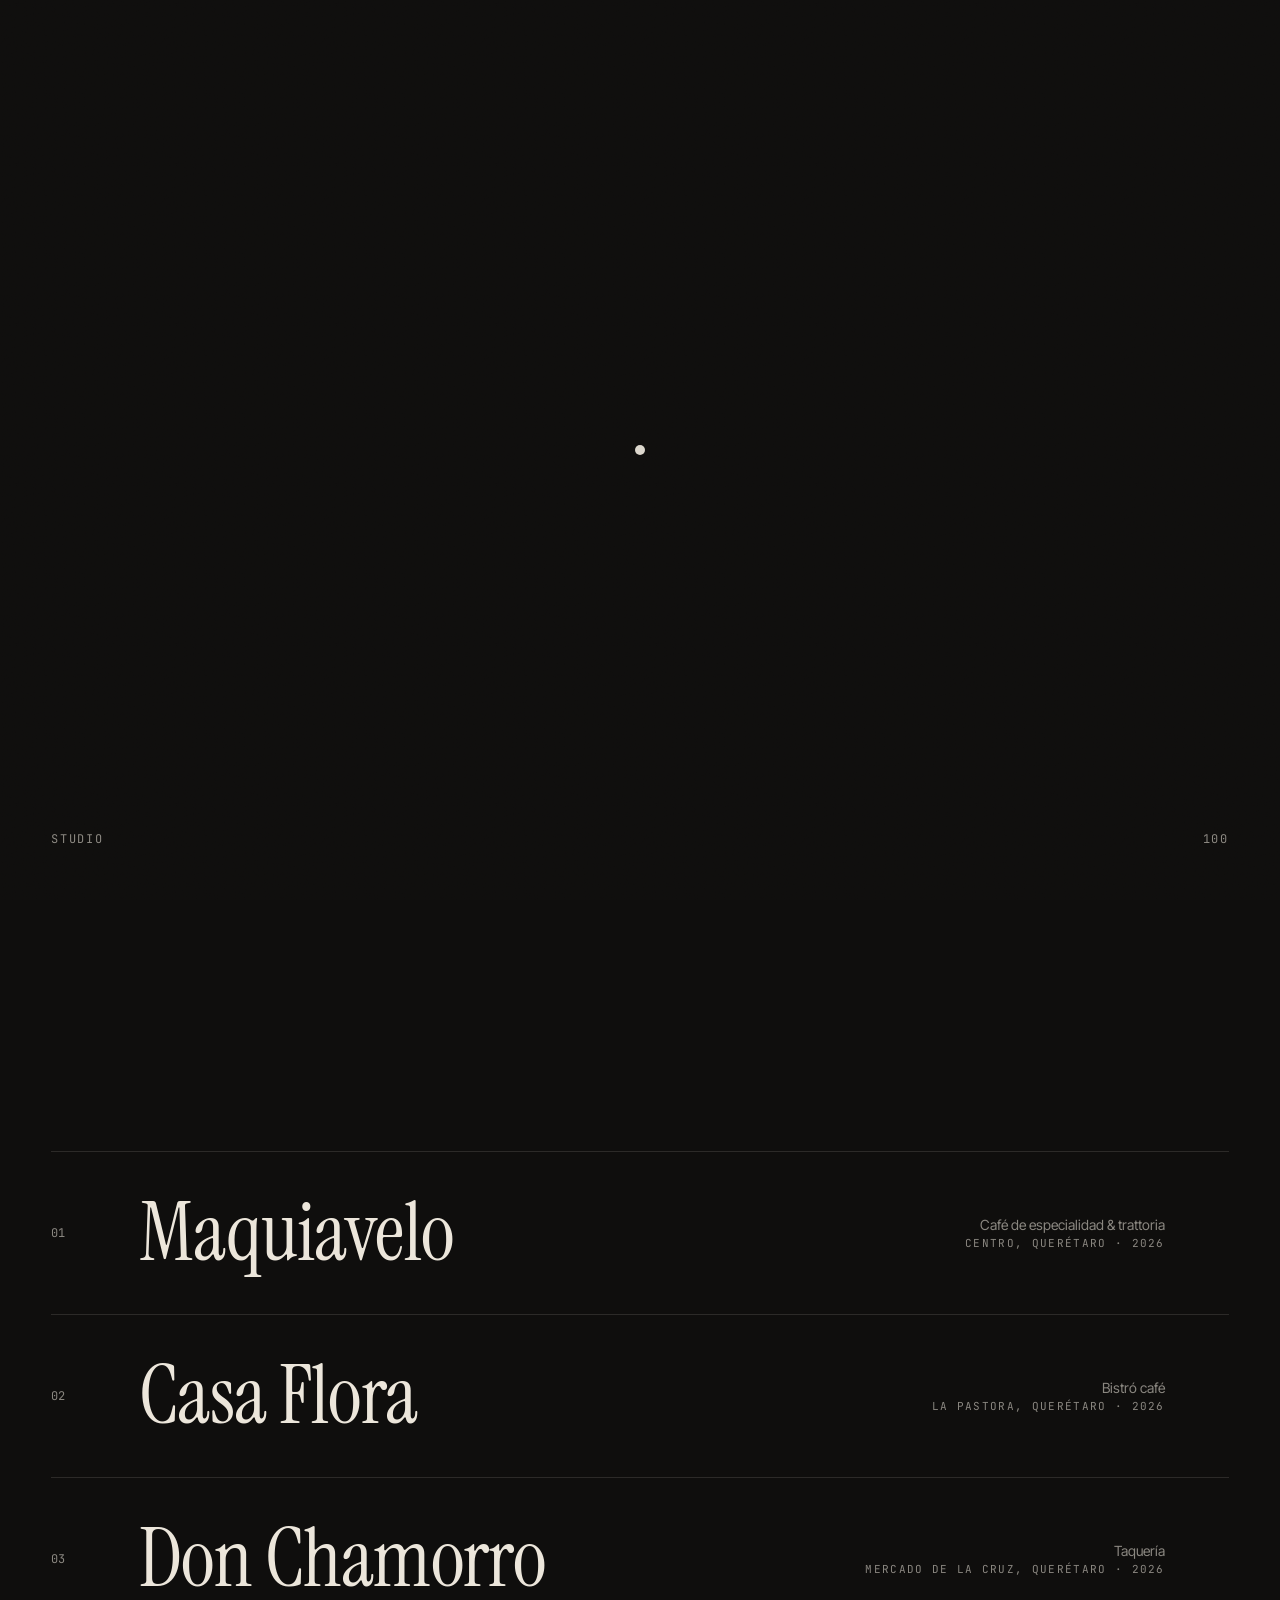
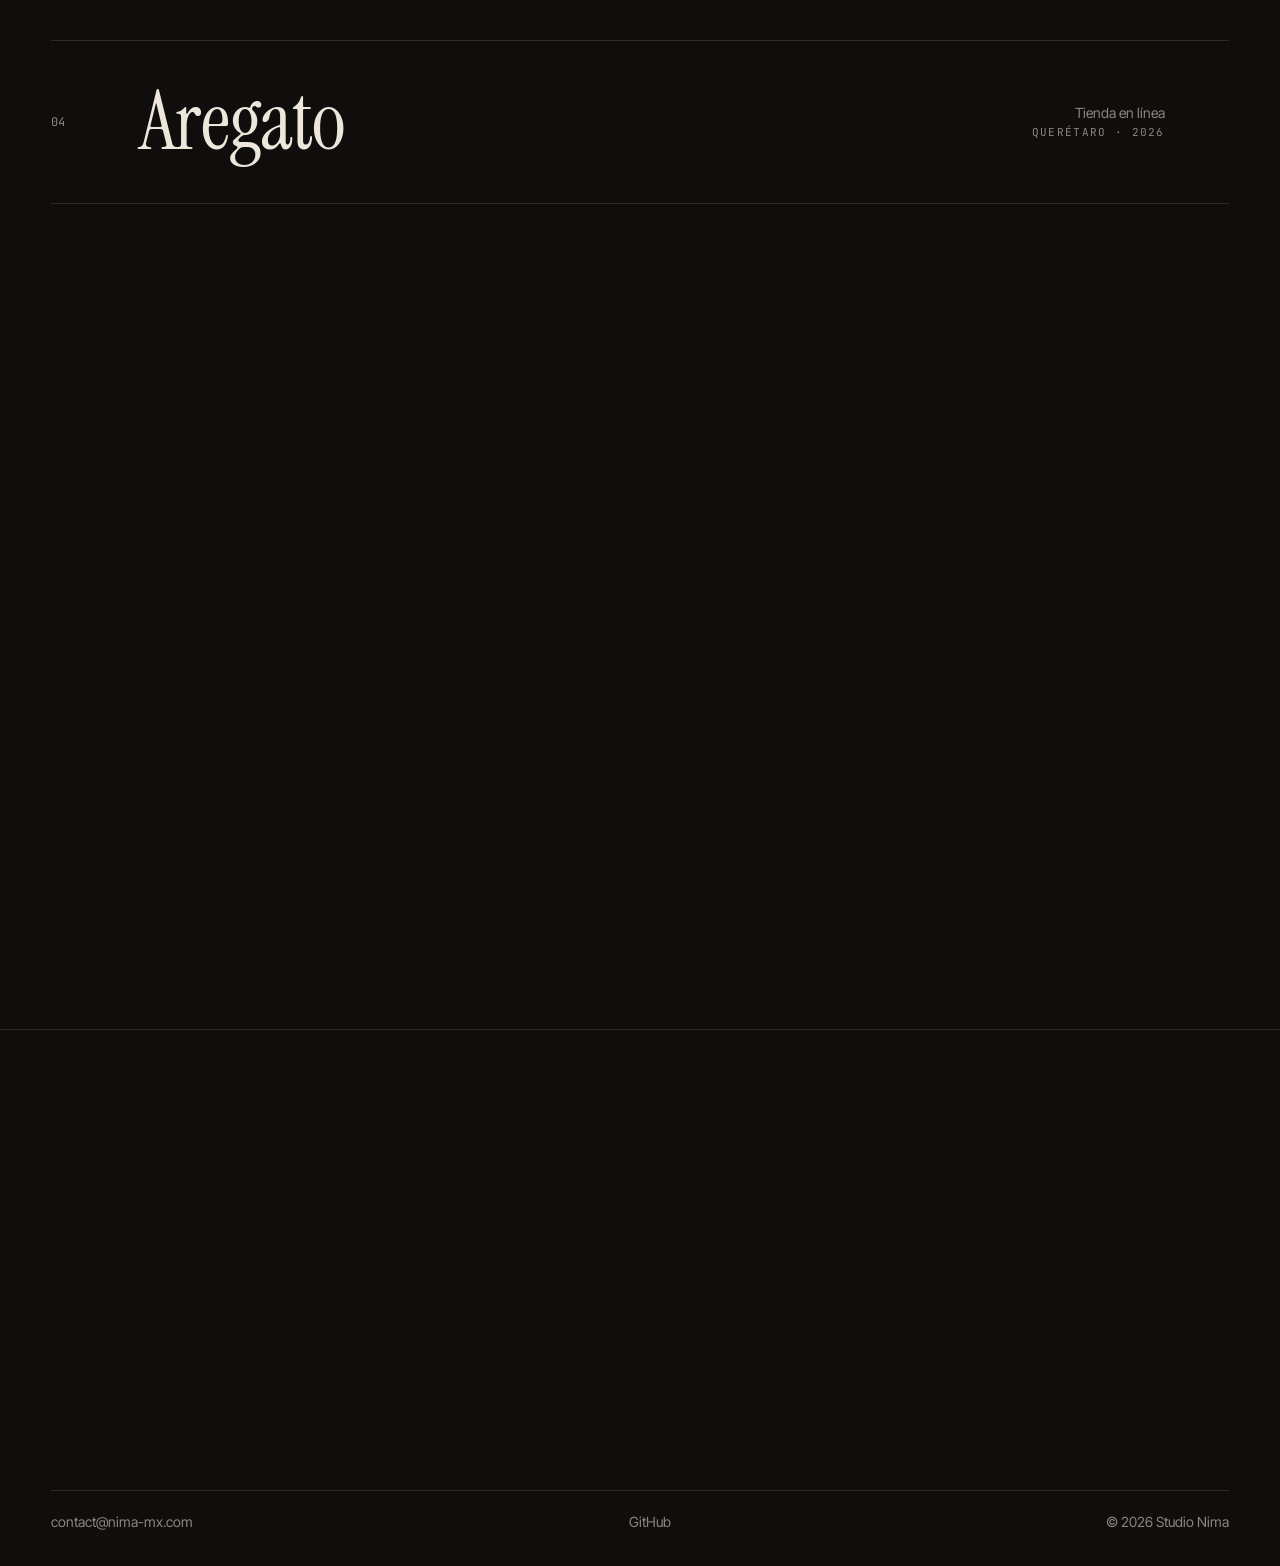
<file: index.html>
<!doctype html>
<html lang="es-MX">
<head>
  <meta charset="utf-8">
  <meta name="viewport" content="width=device-width, initial-scale=1">
  <title>Studio Nima · Sitios web a la medida en Querétaro</title>
  <meta name="description" content="Studio Nima diseña y construye sitios web a la medida para negocios locales en Querétaro, México. Conoce nuestros proyectos.">
  <meta name="theme-color" content="#0f0e0d">
  <meta property="og:title" content="Studio Nima · Proyectos">
  <meta property="og:description" content="Sitios web a la medida para negocios locales en Querétaro.">
  <meta property="og:image" content="img/sites/maquiavelo-desktop.jpg">
  <link rel="icon" href="data:image/svg+xml,%3Csvg xmlns='http://www.w3.org/2000/svg' viewBox='0 0 64 64'%3E%3Crect width='64' height='64' rx='14' fill='%230f0e0d'/%3E%3Ctext x='50%25' y='54%25' text-anchor='middle' dominant-baseline='middle' font-family='Georgia,serif' font-style='italic' font-size='40' fill='%23ece6db'%3En%3C/text%3E%3C/svg%3E">
  <link rel="preconnect" href="https://fonts.googleapis.com">
  <link rel="preconnect" href="https://fonts.gstatic.com" crossorigin>
  <link rel="stylesheet" href="https://fonts.googleapis.com/css2?family=Instrument+Serif:ital@0;1&family=Inter+Tight:wght@300;400;500;600&family=JetBrains+Mono:wght@400;500&display=swap">
  <link rel="stylesheet" href="css/style.css">
</head>
<body class="is-loading">
  <a class="skip" href="#trabajo">Ir a los proyectos</a>

  <!-- Intro -->
  <div class="intro" aria-hidden="true">
    <div class="intro-word">
      <span>N</span><span>i</span><span>m</span><span>a</span>
    </div>
    <div class="intro-meta"><span>Studio</span><span class="intro-count">00</span></div>
  </div>

  <!-- Fondo -->
  <div class="glow" aria-hidden="true"></div>
  <div class="grain" aria-hidden="true"></div>

  <header class="site-header">
    <a class="brand" href="#/" aria-label="Studio Nima, inicio">
      <span class="brand-mark">nima</span><span class="brand-sub">studio</span>
    </a>
    <p class="header-meta">Querétaro, MX · <span class="clock" data-clock>--:--</span></p>
    <nav class="header-nav" aria-label="Principal">
      <a href="#trabajo">Proyectos</a>
      <a href="#contacto">Contacto</a>
    </nav>
  </header>

  <main id="home" class="home">
    <section class="hero">
      <p class="eyebrow reveal"><span class="dot"></span> Estudio de diseño web independiente</p>
      <h1 class="hero-title">
        <span class="line"><span>Sitios web</span></span>
        <span class="line"><span><em>hechos a mano</em></span></span>
        <span class="line"><span>para negocios</span></span>
        <span class="line"><span>con carácter.</span></span>
      </h1>
      <div class="hero-foot">
        <p class="hero-lead reveal">Cafés, restaurantes y marcas locales de Querétaro. Cada sitio se diseña desde cero, a partir de su historia, sus colores y su manera de hablar.</p>
        <a class="hero-count reveal" href="#trabajo">
          <span class="hero-count-num" data-count>00</span>
          <span class="hero-count-label">proyectos<br>publicados ↓</span>
        </a>
      </div>
    </section>

    <section id="trabajo" class="work" aria-labelledby="work-title">
      <div class="section-head">
        <h2 id="work-title" class="section-title reveal">Proyectos</h2>
        <div class="view-toggle reveal" role="group" aria-label="Vista">
          <button type="button" data-view="list" aria-pressed="true">Lista</button>
          <button type="button" data-view="grid" aria-pressed="false">Galería</button>
        </div>
      </div>

      <ol class="work-list" data-list></ol>
      <div class="work-grid" data-grid hidden></div>
      <p class="work-note reveal">Nuevos proyectos se suman automáticamente al publicarse.</p>
    </section>

    <section class="craft" aria-labelledby="craft-title">
      <h2 id="craft-title" class="section-title reveal">Cómo<br><em>trabajamos</em></h2>
      <ol class="craft-list">
        <li class="reveal"><span class="craft-n">01</span><h3>Escuchar</h3><p>Visitamos el negocio, leemos sus reseñas, probamos lo que venden. El sitio nace de lo que ya los hace únicos.</p></li>
        <li class="reveal"><span class="craft-n">02</span><h3>Diseñar</h3><p>Una identidad propia en cada proyecto: paleta, tipografías y detalles que no salen de una plantilla.</p></li>
        <li class="reveal"><span class="craft-n">03</span><h3>Construir</h3><p>Código ligero y rápido, pensado primero para el celular, con pedidos y contacto directo por WhatsApp.</p></li>
        <li class="reveal"><span class="craft-n">04</span><h3>Publicar</h3><p>En línea en días, no en meses. Y seguimos ahí para cada cambio de menú, precio u horario.</p></li>
      </ol>
    </section>

    <footer id="contacto" class="contact">
      <p class="eyebrow reveal">¿Tienes un negocio sin sitio?</p>
      <a class="contact-big reveal" data-mail href="mailto:contact@nima-mx.com">
        <span class="line"><span>Hablemos</span></span>
        <span class="contact-arrow" aria-hidden="true">↗</span>
      </a>
      <div class="contact-foot">
        <a data-mail href="mailto:contact@nima-mx.com">contact@nima-mx.com</a>
        <a data-github href="https://github.com/studio-nima" target="_blank" rel="noopener">GitHub</a>
        <span>© <span data-year>2026</span> Studio Nima</span>
      </div>
    </footer>
  </main>

  <!-- Cursor-preview (lista, escritorio) -->
  <div class="preview" aria-hidden="true"><div class="preview-inner" data-preview></div></div>

  <!-- Ficha de proyecto -->
  <section class="project" data-project role="dialog" aria-modal="true" aria-label="Proyecto" hidden></section>

  <!-- Telón de transición -->
  <div class="curtain" aria-hidden="true"><div class="curtain-a"></div><div class="curtain-b"></div></div>

  <!-- Cursor -->
  <div class="cursor" aria-hidden="true"><span class="cursor-label"></span></div>

  <p class="sr-only" aria-live="polite" data-live></p>

  <script src="js/sites.js"></script>
  <script src="js/main.js"></script>
</body>
</html>
</file>
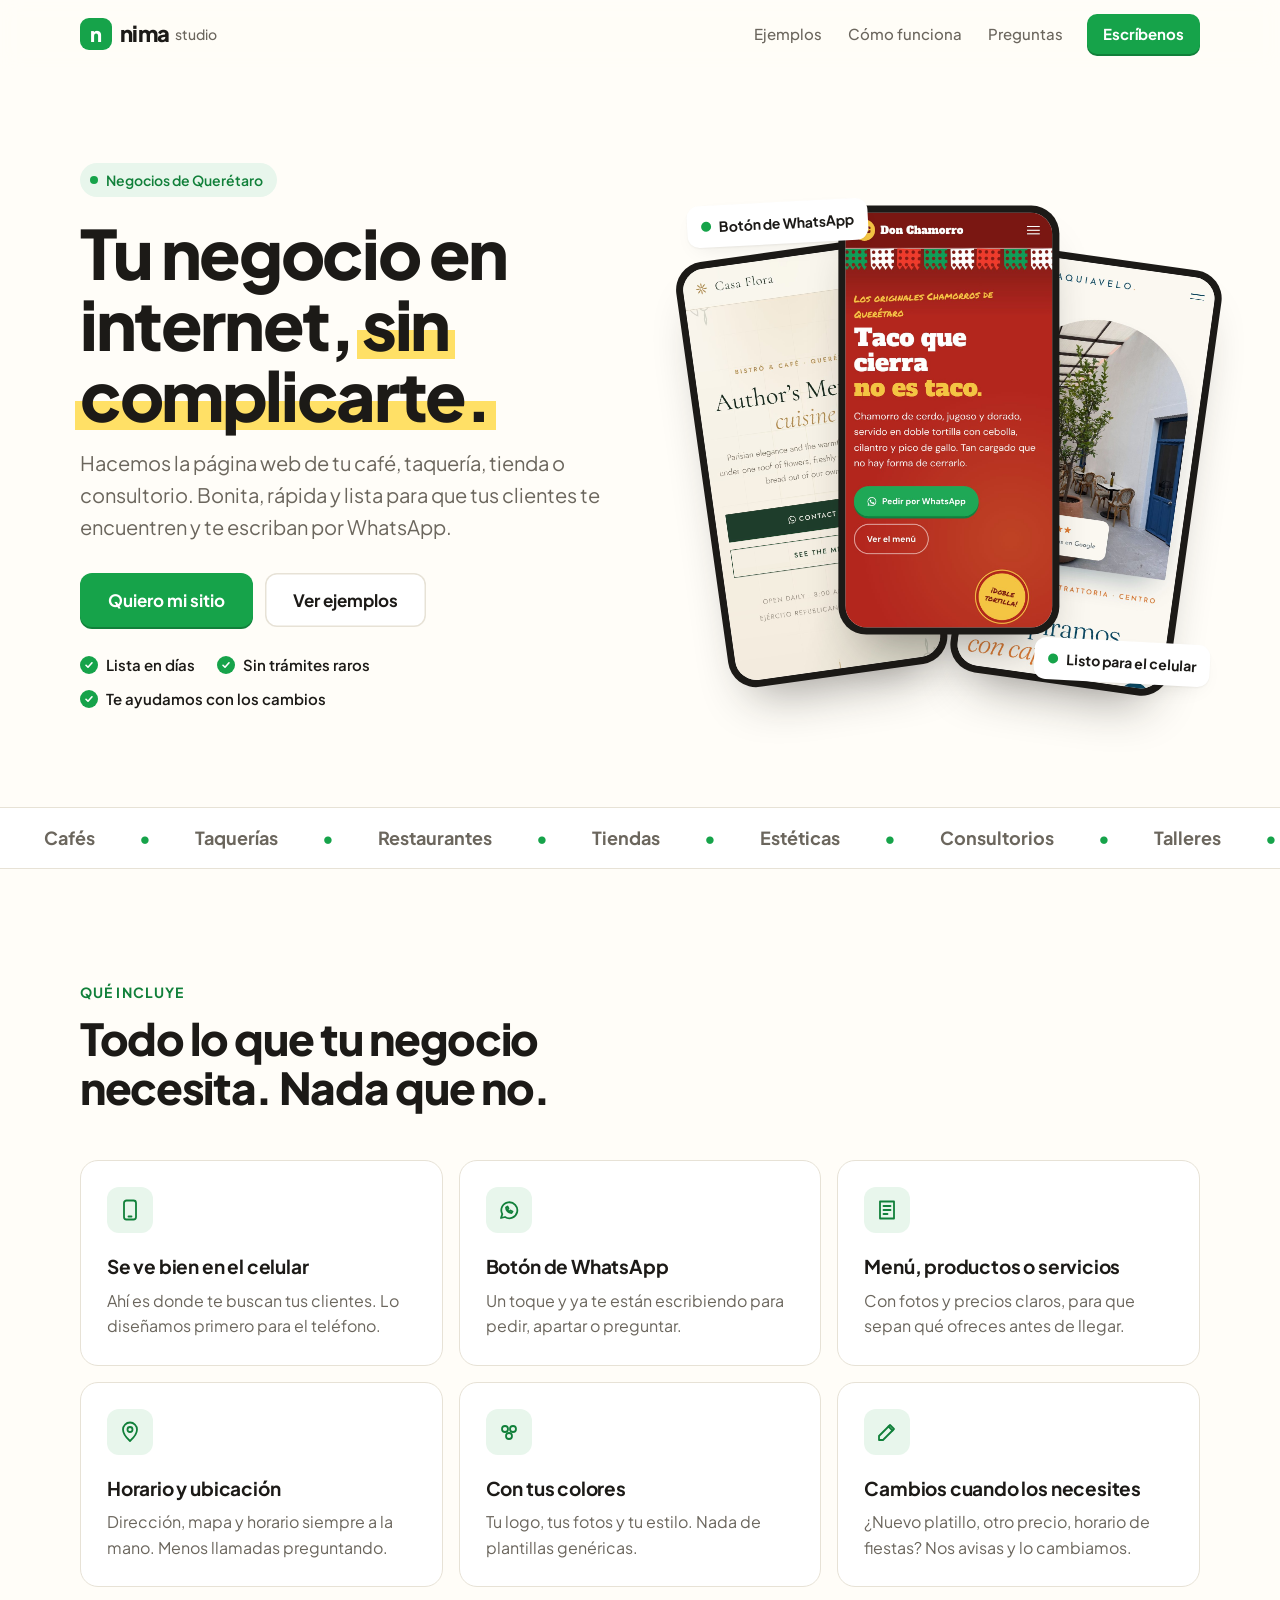
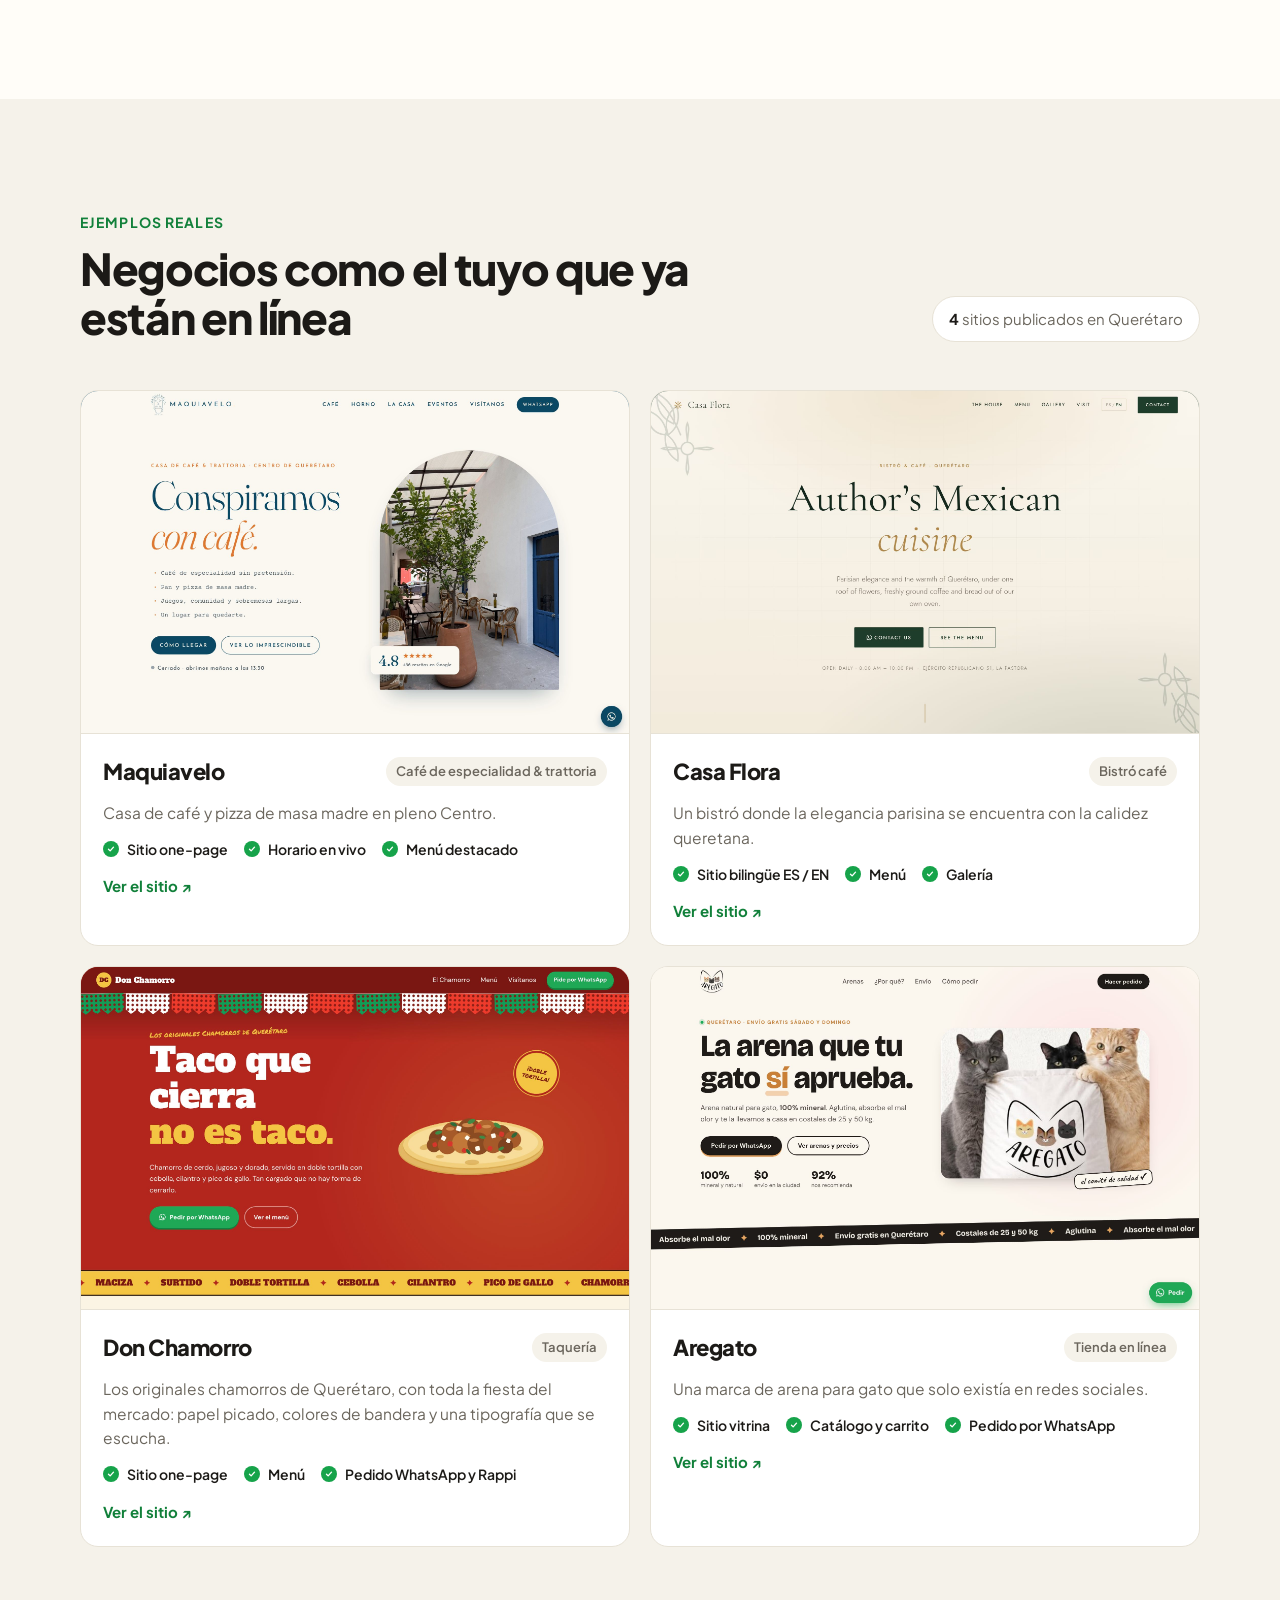
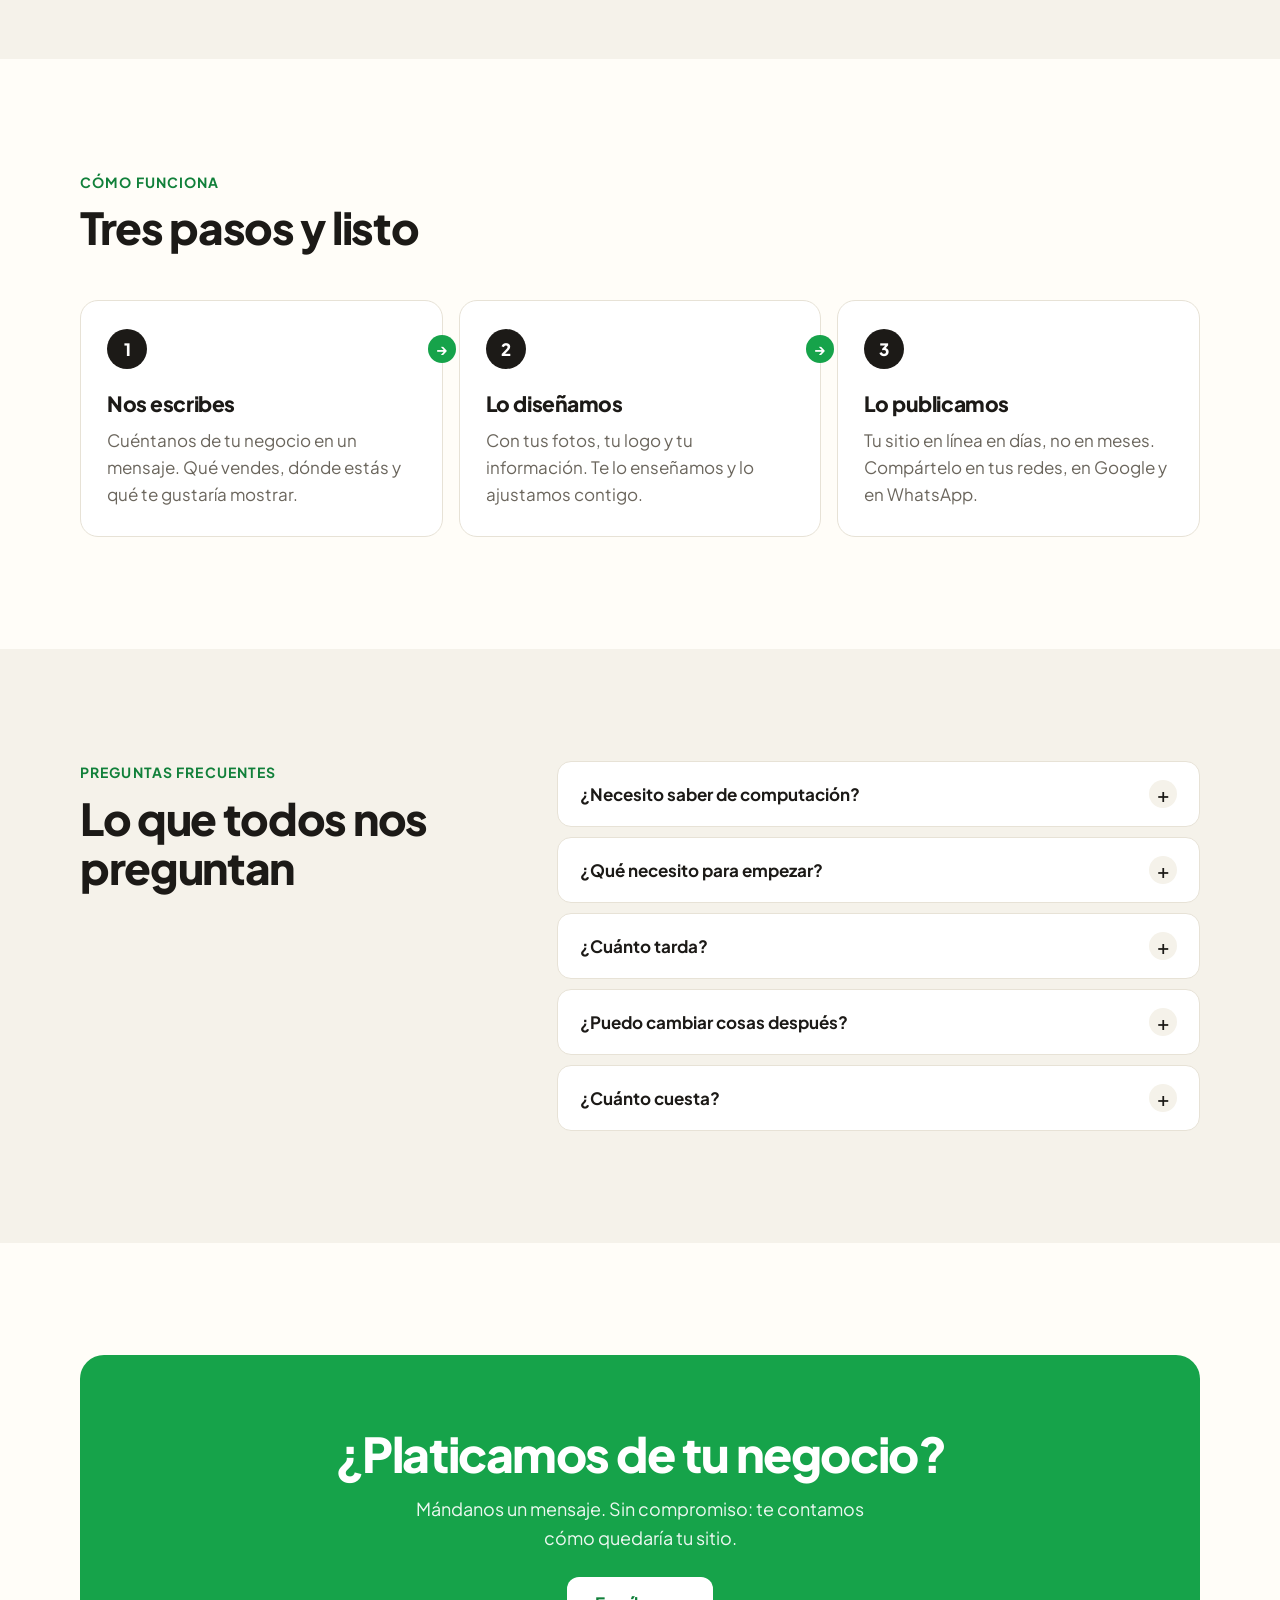
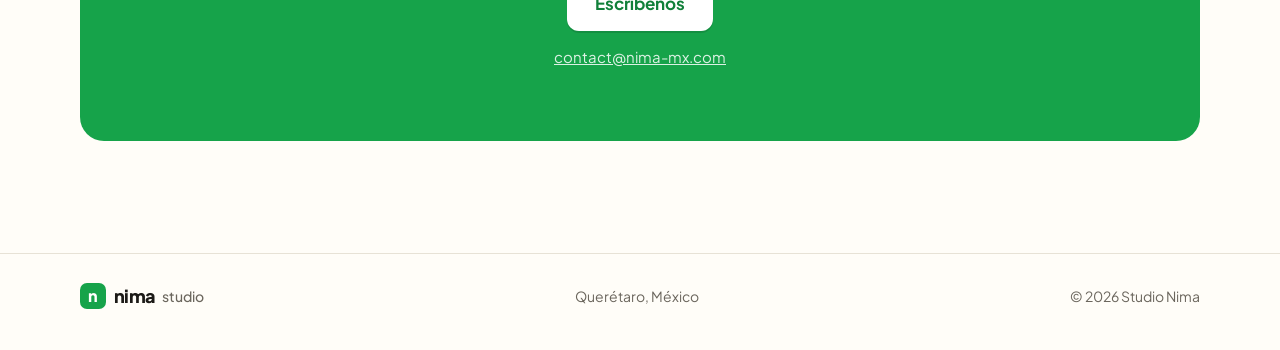
<file: sitios/index.html>
<!doctype html>
<html lang="es-MX">
<head>
  <meta charset="utf-8">
  <meta name="viewport" content="width=device-width, initial-scale=1">
  <title>Studio Nima · Tu negocio en internet, fácil</title>
  <meta name="description" content="Hacemos sitios web sencillos y bien hechos para negocios de Querétaro: cafés, taquerías, tiendas y más. Listos en días, con botón de WhatsApp y pensados para el celular.">
  <meta name="theme-color" content="#fffdf8">
  <meta property="og:title" content="Studio Nima · Tu negocio en internet, fácil">
  <meta property="og:description" content="Sitios web sencillos y bien hechos para negocios de Querétaro.">
  <meta property="og:image" content="../img/sites/don-chamorro-desktop.jpg">
  <link rel="icon" href="data:image/svg+xml,%3Csvg xmlns='http://www.w3.org/2000/svg' viewBox='0 0 64 64'%3E%3Crect width='64' height='64' rx='16' fill='%2316a34a'/%3E%3Ctext x='50%25' y='56%25' text-anchor='middle' dominant-baseline='middle' font-family='Arial,sans-serif' font-weight='800' font-size='40' fill='%23fff'%3En%3C/text%3E%3C/svg%3E">
  <link rel="preconnect" href="https://fonts.googleapis.com">
  <link rel="preconnect" href="https://fonts.gstatic.com" crossorigin>
  <link rel="stylesheet" href="https://fonts.googleapis.com/css2?family=Plus+Jakarta+Sans:wght@400;500;600;700;800&display=swap">
  <link rel="stylesheet" href="style.css">
</head>
<body>
  <a class="skip" href="#ejemplos">Ir a los ejemplos</a>

  <header class="top">
    <div class="wrap top-in">
      <a class="logo" href="./" aria-label="Studio Nima, inicio"><span class="logo-mark">n</span>nima<span class="logo-sub">studio</span></a>
      <nav class="top-nav" aria-label="Principal">
        <a href="#ejemplos">Ejemplos</a>
        <a href="#como">Cómo funciona</a>
        <a href="#preguntas">Preguntas</a>
      </nav>
      <a class="btn btn-sm" data-contact href="mailto:contact@nima-mx.com">Escríbenos</a>
    </div>
  </header>

  <main>
    <!-- Hero -->
    <section class="hero">
      <div class="wrap hero-in">
        <div class="hero-copy">
          <p class="pill"><span class="pill-dot"></span> Negocios de Querétaro</p>
          <h1>Tu negocio en internet, <span class="mark">sin complicarte.</span></h1>
          <p class="lead">Hacemos la página web de tu café, taquería, tienda o consultorio. Bonita, rápida y lista para que tus clientes te encuentren y te escriban por WhatsApp.</p>
          <div class="hero-cta">
            <a class="btn btn-lg" data-contact href="mailto:contact@nima-mx.com">Quiero mi sitio</a>
            <a class="btn btn-lg btn-ghost" href="#ejemplos">Ver ejemplos</a>
          </div>
          <ul class="hero-checks">
            <li>Lista en días</li>
            <li>Sin trámites raros</li>
            <li>Te ayudamos con los cambios</li>
          </ul>
        </div>
        <div class="hero-art" data-phones aria-hidden="true"></div>
      </div>
    </section>

    <!-- Tipos de negocio -->
    <div class="strip" aria-label="Tipos de negocio">
      <div class="strip-track">
        <span>Cafés</span><span>Taquerías</span><span>Restaurantes</span><span>Tiendas</span><span>Estéticas</span><span>Consultorios</span><span>Talleres</span><span>Panaderías</span><span>Gimnasios</span><span>Florerías</span>
        <span aria-hidden="true">Cafés</span><span aria-hidden="true">Taquerías</span><span aria-hidden="true">Restaurantes</span><span aria-hidden="true">Tiendas</span><span aria-hidden="true">Estéticas</span><span aria-hidden="true">Consultorios</span><span aria-hidden="true">Talleres</span><span aria-hidden="true">Panaderías</span><span aria-hidden="true">Gimnasios</span><span aria-hidden="true">Florerías</span>
      </div>
    </div>

    <!-- Qué incluye -->
    <section class="section" aria-labelledby="incluye-title">
      <div class="wrap">
        <div class="head">
          <p class="kicker">Qué incluye</p>
          <h2 id="incluye-title">Todo lo que tu negocio necesita. Nada que no.</h2>
        </div>
        <ul class="features">
          <li class="feature">
            <span class="ico" aria-hidden="true"><svg viewBox="0 0 24 24"><rect x="6" y="2.5" width="12" height="19" rx="2.5"/><path d="M10.5 18.5h3"/></svg></span>
            <h3>Se ve bien en el celular</h3>
            <p>Ahí es donde te buscan tus clientes. Lo diseñamos primero para el teléfono.</p>
          </li>
          <li class="feature">
            <span class="ico" aria-hidden="true"><svg viewBox="0 0 24 24"><path d="M4 20l1.3-3.9A8 8 0 1 1 8 19z"/><path d="M9 9.5c0 3 2.5 5.5 5.5 5.5l1-1.5-2-1-1 1c-1-.4-1.6-1-2-2l1-1-1-2z"/></svg></span>
            <h3>Botón de WhatsApp</h3>
            <p>Un toque y ya te están escribiendo para pedir, apartar o preguntar.</p>
          </li>
          <li class="feature">
            <span class="ico" aria-hidden="true"><svg viewBox="0 0 24 24"><path d="M5 3.5h14v17H5z"/><path d="M8.5 8h7M8.5 12h7M8.5 16h4"/></svg></span>
            <h3>Menú, productos o servicios</h3>
            <p>Con fotos y precios claros, para que sepan qué ofreces antes de llegar.</p>
          </li>
          <li class="feature">
            <span class="ico" aria-hidden="true"><svg viewBox="0 0 24 24"><path d="M12 21s-7-6.2-7-11.5a7 7 0 0 1 14 0C19 14.8 12 21 12 21z"/><circle cx="12" cy="9.5" r="2.5"/></svg></span>
            <h3>Horario y ubicación</h3>
            <p>Dirección, mapa y horario siempre a la mano. Menos llamadas preguntando.</p>
          </li>
          <li class="feature">
            <span class="ico" aria-hidden="true"><svg viewBox="0 0 24 24"><circle cx="8" cy="9" r="3"/><circle cx="16" cy="9" r="3"/><circle cx="12" cy="16" r="3"/></svg></span>
            <h3>Con tus colores</h3>
            <p>Tu logo, tus fotos y tu estilo. Nada de plantillas genéricas.</p>
          </li>
          <li class="feature">
            <span class="ico" aria-hidden="true"><svg viewBox="0 0 24 24"><path d="M4 20h4L19 9l-4-4L4 16z"/><path d="M13.5 6.5l4 4"/></svg></span>
            <h3>Cambios cuando los necesites</h3>
            <p>¿Nuevo platillo, otro precio, horario de fiestas? Nos avisas y lo cambiamos.</p>
          </li>
        </ul>
      </div>
    </section>

    <!-- Ejemplos -->
    <section id="ejemplos" class="section section-alt" aria-labelledby="ejemplos-title">
      <div class="wrap">
        <div class="head head-row">
          <div>
            <p class="kicker">Ejemplos reales</p>
            <h2 id="ejemplos-title">Negocios como el tuyo que ya están en línea</h2>
          </div>
          <p class="head-note"><b data-count>4</b> sitios publicados en Querétaro</p>
        </div>
        <div class="cards" data-cards></div>
      </div>
    </section>

    <!-- Cómo funciona -->
    <section id="como" class="section" aria-labelledby="como-title">
      <div class="wrap">
        <div class="head">
          <p class="kicker">Cómo funciona</p>
          <h2 id="como-title">Tres pasos y listo</h2>
        </div>
        <ol class="steps">
          <li class="step">
            <span class="step-n">1</span>
            <h3>Nos escribes</h3>
            <p>Cuéntanos de tu negocio en un mensaje. Qué vendes, dónde estás y qué te gustaría mostrar.</p>
          </li>
          <li class="step">
            <span class="step-n">2</span>
            <h3>Lo diseñamos</h3>
            <p>Con tus fotos, tu logo y tu información. Te lo enseñamos y lo ajustamos contigo.</p>
          </li>
          <li class="step">
            <span class="step-n">3</span>
            <h3>Lo publicamos</h3>
            <p>Tu sitio en línea en días, no en meses. Compártelo en tus redes, en Google y en WhatsApp.</p>
          </li>
        </ol>
      </div>
    </section>

    <!-- Preguntas -->
    <section id="preguntas" class="section section-alt" aria-labelledby="faq-title">
      <div class="wrap faq-in">
        <div class="head">
          <p class="kicker">Preguntas frecuentes</p>
          <h2 id="faq-title">Lo que todos nos preguntan</h2>
        </div>
        <div class="faq">
          <details>
            <summary>¿Necesito saber de computación?</summary>
            <p>Para nada. Tú nos mandas la información y las fotos por WhatsApp o correo, y nosotros nos encargamos de todo lo técnico.</p>
          </details>
          <details>
            <summary>¿Qué necesito para empezar?</summary>
            <p>El nombre de tu negocio, lo que vendes, tu horario, tu dirección y algunas fotos. Si tienes logo, perfecto; si no, lo resolvemos juntos.</p>
          </details>
          <details>
            <summary>¿Cuánto tarda?</summary>
            <p>Un sitio sencillo queda en días. Depende más de qué tan rápido tengamos tu información que de nosotros.</p>
          </details>
          <details>
            <summary>¿Puedo cambiar cosas después?</summary>
            <p>Sí. Cambia tu menú, tus precios o tu horario cuando quieras: nos avisas y lo actualizamos.</p>
          </details>
          <details>
            <summary>¿Cuánto cuesta?</summary>
            <p>Depende de lo que necesites. Escríbenos, platicamos de tu negocio y te damos un precio claro antes de empezar. Sin sorpresas.</p>
          </details>
        </div>
      </div>
    </section>

    <!-- Contacto -->
    <section id="contacto" class="section">
      <div class="wrap">
        <div class="cta">
          <h2>¿Platicamos de tu negocio?</h2>
          <p>Mándanos un mensaje. Sin compromiso: te contamos cómo quedaría tu sitio.</p>
          <a class="btn btn-lg btn-light" data-contact href="mailto:contact@nima-mx.com">Escríbenos</a>
          <a class="cta-mail" data-mail href="mailto:contact@nima-mx.com">contact@nima-mx.com</a>
        </div>
      </div>
    </section>
  </main>

  <footer class="foot">
    <div class="wrap foot-in">
      <span class="logo logo-small"><span class="logo-mark">n</span>nima<span class="logo-sub">studio</span></span>
      <span>Querétaro, México</span>
      <span>© <span data-year>2026</span> Studio Nima</span>
    </div>
  </footer>

  <script src="../js/sites.js"></script>
  <script src="main.js"></script>
</body>
</html>
</file>
<file: css/style.css>
/* ==========================================================================
   Studio Nima — portafolio
   ========================================================================== */

:root {
  --ink: #0f0e0d;
  --ink-2: #181614;
  --paper: #ece6db;
  --muted: rgba(236, 230, 219, 0.56);
  --faint: rgba(236, 230, 219, 0.3);
  --line: rgba(236, 230, 219, 0.13);
  --accent: #c9a77a;
  --tint: #c9a77a;

  --f-display: 'Instrument Serif', Georgia, serif;
  --f-sans: 'Inter Tight', system-ui, -apple-system, sans-serif;
  --f-mono: 'JetBrains Mono', ui-monospace, monospace;

  --ease: cubic-bezier(0.77, 0, 0.18, 1);
  --ease-out: cubic-bezier(0.16, 1, 0.3, 1);
  --gutter: clamp(16px, 4vw, 56px);
  --header-h: 72px;
}

*, *::before, *::after { box-sizing: border-box; }
html { -webkit-text-size-adjust: 100%; scroll-behavior: smooth; }
body {
  margin: 0;
  background: var(--ink);
  color: var(--paper);
  font-family: var(--f-sans);
  font-weight: 400;
  font-size: 16px;
  line-height: 1.55;
  -webkit-font-smoothing: antialiased;
  overflow-x: hidden;
}
body.is-locked, body.is-loading { overflow: hidden; }
img { display: block; max-width: 100%; }
a { color: inherit; text-decoration: none; }
button { font: inherit; color: inherit; background: none; border: 0; padding: 0; cursor: pointer; }
h1, h2, h3, p { margin: 0; }
em { font-style: italic; }
::selection { background: var(--accent); color: var(--ink); }
:focus-visible { outline: 1px solid var(--accent); outline-offset: 4px; }

.sr-only, .skip:not(:focus) {
  position: absolute; width: 1px; height: 1px; overflow: hidden;
  clip: rect(0 0 0 0); white-space: nowrap;
}
.skip:focus { position: fixed; top: 12px; left: 12px; z-index: 100; background: var(--paper); color: var(--ink); padding: 8px 14px; }

/* ---------- Fondo ---------- */
.glow {
  position: fixed; inset: -20vh -20vw; z-index: 0; pointer-events: none;
  background: radial-gradient(40vw 40vw at var(--gx, 70%) var(--gy, 20%), var(--tint), transparent 70%);
  opacity: 0.1;
  transition: background 1.2s var(--ease-out), opacity 1.2s var(--ease-out);
}
.grain {
  position: fixed; inset: 0; z-index: 90; pointer-events: none; opacity: 0.06; mix-blend-mode: overlay;
  background-image: url("data:image/svg+xml,%3Csvg xmlns='http://www.w3.org/2000/svg' width='160' height='160'%3E%3Cfilter id='n'%3E%3CfeTurbulence type='fractalNoise' baseFrequency='.9' numOctaves='3' stitchTiles='stitch'/%3E%3C/filter%3E%3Crect width='100%25' height='100%25' filter='url(%23n)'/%3E%3C/svg%3E");
}

/* ---------- Intro ---------- */
.intro {
  position: fixed; inset: 0; z-index: 80;
  background: var(--ink);
  display: grid; place-items: center;
}
.intro-word {
  display: flex; overflow: hidden;
  font-family: var(--f-display); font-style: italic;
  font-size: clamp(88px, 22vw, 260px); line-height: 1;
  padding: 0 0.08em 0.08em;
}
.intro-word span { display: block; transform: translateY(105%); }
.intro-meta {
  position: absolute; left: var(--gutter); right: var(--gutter); bottom: var(--gutter);
  display: flex; justify-content: space-between;
  font-family: var(--f-mono); font-size: 12px; letter-spacing: 0.14em; text-transform: uppercase; color: var(--muted);
}
.intro.is-gone { display: none; }

/* ---------- Header ---------- */
.site-header {
  position: fixed; top: 0; left: 0; right: 0; z-index: 40;
  height: var(--header-h);
  display: grid; grid-template-columns: 1fr auto 1fr; align-items: center;
  padding: 0 var(--gutter);
  mix-blend-mode: difference;
  color: #fff;
}
.brand { display: inline-flex; align-items: baseline; gap: 8px; justify-self: start; }
.brand-mark { font-family: var(--f-display); font-style: italic; font-size: 30px; line-height: 1; }
.brand-sub { font-family: var(--f-mono); font-size: 11px; letter-spacing: 0.18em; text-transform: uppercase; }
.header-meta { font-family: var(--f-mono); font-size: 11px; letter-spacing: 0.14em; text-transform: uppercase; }
.header-nav { justify-self: end; display: flex; gap: 28px; font-size: 14px; }
.header-nav a { position: relative; }
.header-nav a::after {
  content: ''; position: absolute; left: 0; right: 0; bottom: -3px; height: 1px; background: currentColor;
  transform: scaleX(0); transform-origin: right; transition: transform 0.5s var(--ease);
}
.header-nav a:hover::after { transform: scaleX(1); transform-origin: left; }

/* ---------- Utilidades de animación ---------- */
.line { display: block; overflow: hidden; padding-bottom: 0.06em; margin-bottom: -0.06em; }
.line > span { display: inline-block; transform: translateY(110%); transition: transform 1.2s var(--ease-out); }
.is-in .line > span, .line.is-in > span { transform: none; }
.reveal { opacity: 0; transform: translateY(24px); transition: opacity 1s var(--ease-out), transform 1s var(--ease-out); }
.reveal.is-in { opacity: 1; transform: none; }

.eyebrow {
  display: inline-flex; align-items: center; gap: 10px;
  font-family: var(--f-mono); font-size: 12px; letter-spacing: 0.14em; text-transform: uppercase; color: var(--muted);
}
.dot { width: 7px; height: 7px; border-radius: 50%; background: var(--accent); box-shadow: 0 0 0 0 var(--accent); animation: pulse 2.4s infinite; }
@keyframes pulse { 70% { box-shadow: 0 0 0 10px transparent; } 100% { box-shadow: 0 0 0 0 transparent; } }

/* ---------- Home ---------- */
.home { position: relative; z-index: 1; }

.hero {
  min-height: 100svh;
  display: flex; flex-direction: column; justify-content: flex-end;
  padding: calc(var(--header-h) + 40px) var(--gutter) clamp(32px, 6vh, 72px);
}
.hero-title {
  margin: 28px 0 clamp(32px, 6vh, 64px);
  font-family: var(--f-display); font-weight: 400;
  font-size: clamp(56px, min(10.5vw, 16.5vh), 176px); line-height: 0.9; letter-spacing: -0.02em;
}
.hero-title em { color: var(--accent); }
.hero-title .line:nth-child(2) > span { transition-delay: 0.08s; }
.hero-title .line:nth-child(3) > span { transition-delay: 0.16s; }
.hero-title .line:nth-child(4) > span { transition-delay: 0.24s; }
.hero-title .line:nth-child(odd) { padding-left: 0; }
.hero-title .line:nth-child(2), .hero-title .line:nth-child(4) { padding-left: 12vw; }
.hero-foot {
  display: flex; justify-content: space-between; align-items: flex-end; gap: 32px;
  border-top: 1px solid var(--line); padding-top: 24px;
}
.hero-lead { max-width: 440px; color: var(--muted); font-size: 17px; }
.hero-count { display: flex; align-items: flex-end; gap: 14px; transition-delay: 0.1s; }
.hero-count-num { font-family: var(--f-display); font-size: clamp(64px, 8vw, 112px); line-height: 0.8; }
.hero-count-label { font-family: var(--f-mono); font-size: 11px; letter-spacing: 0.14em; text-transform: uppercase; color: var(--muted); }

/* ---------- Sección proyectos ---------- */
.work { padding: clamp(80px, 14vh, 160px) var(--gutter) 40px; }
.section-head { display: flex; justify-content: space-between; align-items: flex-end; gap: 24px; margin-bottom: 40px; }
.section-title { font-family: var(--f-display); font-weight: 400; font-size: clamp(48px, 7vw, 104px); line-height: 0.95; letter-spacing: -0.01em; }
.section-title em { color: var(--accent); }

.view-toggle { display: inline-flex; padding: 4px; border: 1px solid var(--line); border-radius: 999px; position: relative; }
.view-toggle button {
  position: relative; z-index: 1; padding: 8px 18px; border-radius: 999px;
  font-size: 13px; color: var(--muted); transition: color 0.4s, background 0.4s;
}
.view-toggle button[aria-pressed="true"] { color: var(--ink); background: var(--paper); }

/* Lista */
.work-list { list-style: none; margin: 0; padding: 0; border-top: 1px solid var(--line); }
.row { border-bottom: 1px solid var(--line); }
.row-link {
  position: relative;
  display: grid; grid-template-columns: 64px 1fr auto 40px; align-items: center; gap: 24px;
  padding: clamp(20px, 3.2vw, 40px) 0;
}
.row-n { font-family: var(--f-mono); font-size: 12px; color: var(--muted); transition: color 0.4s; }
.row-name {
  font-family: var(--f-display); font-size: clamp(40px, 6.4vw, 96px); line-height: 1; letter-spacing: -0.01em;
  transition: transform 0.7s var(--ease-out), color 0.4s;
}
.row-meta { text-align: right; font-size: 14px; color: var(--muted); transition: color 0.4s; }
.row-meta span { display: block; font-family: var(--f-mono); font-size: 11px; letter-spacing: 0.12em; text-transform: uppercase; }
.row-arrow { font-size: 24px; justify-self: end; transform: translateX(-10px); opacity: 0; transition: transform 0.6s var(--ease-out), opacity 0.4s; }
.row-thumb { display: none; }

@media (hover: hover) and (pointer: fine) {
  .work-list:hover .row-link { opacity: 0.4; }
  .work-list .row-link { transition: opacity 0.5s; }
  .work-list .row-link:hover { opacity: 1; }
  .row-link:hover .row-name { transform: translateX(24px); }
  .row-link:hover .row-arrow { transform: none; opacity: 1; }
}

.row { opacity: 0; transform: translateY(30px); transition: opacity 1s var(--ease-out), transform 1s var(--ease-out); }
.row.is-in { opacity: 1; transform: none; }

/* Preview que sigue al cursor */
.preview {
  position: fixed; top: 0; left: 0; z-index: 30; pointer-events: none;
  width: clamp(280px, 28vw, 440px); aspect-ratio: 16 / 10;
  margin: calc(clamp(280px, 28vw, 440px) * -0.3125) 0 0 calc(clamp(280px, 28vw, 440px) * -0.5);
  will-change: transform;
}
.preview-inner {
  position: relative; width: 100%; height: 100%; overflow: hidden; border-radius: 6px;
  clip-path: inset(50% 50% 50% 50% round 6px);
  transition: clip-path 0.7s var(--ease);
  box-shadow: 0 40px 80px -20px rgba(0, 0, 0, 0.6);
}
.preview.is-on .preview-inner { clip-path: inset(0 0 0 0 round 6px); }
.preview img, .preview .ph {
  position: absolute; inset: 0; width: 100%; height: 100%; object-fit: cover; object-position: top;
  opacity: 0; transform: scale(1.12); transition: opacity 0.5s, transform 1s var(--ease-out);
}
.preview .is-active { opacity: 1; transform: scale(1); }

/* Galería */
.work-grid { display: grid; grid-template-columns: repeat(2, 1fr); gap: clamp(24px, 3vw, 48px) clamp(16px, 2.4vw, 40px); }
.work-grid[hidden] { display: none; }
.card { display: block; opacity: 0; transform: translateY(40px); transition: opacity 1s var(--ease-out), transform 1s var(--ease-out); }
.card.is-in { opacity: 1; transform: none; }
.card:nth-child(even) { transition-delay: 0.12s; }
.card-media {
  position: relative; padding: clamp(20px, 4vw, 56px); border-radius: 8px; overflow: hidden;
  background: var(--card-bg);
}
.card-media .browser { transform: translateY(8px); transition: transform 0.9s var(--ease-out); }
.card:hover .card-media .browser { transform: translateY(-4px) scale(1.015); }
.card-info { display: flex; justify-content: space-between; align-items: baseline; gap: 16px; padding: 18px 2px 0; }
.card-name { font-family: var(--f-display); font-size: clamp(28px, 3vw, 40px); line-height: 1; }
.card-cat { font-size: 14px; color: var(--muted); text-align: right; }

/* Marco de navegador con desplazamiento al hover */
.browser {
  position: relative; border-radius: 8px; overflow: hidden; background: #fff;
  box-shadow: 0 30px 60px -25px rgba(0, 0, 0, 0.55), 0 0 0 1px rgba(0, 0, 0, 0.06);
}
.browser-bar {
  display: flex; align-items: center; gap: 6px; height: 28px; padding: 0 12px; background: #f1efeb;
}
.browser-bar i { width: 9px; height: 9px; border-radius: 50%; background: #d8d4cd; }
.browser-bar i:first-child { background: #ec6a5e; } .browser-bar i:nth-child(2) { background: #f4be4f; } .browser-bar i:nth-child(3) { background: #61c554; }
.browser-url {
  flex: 1; margin: 0 8px 0 10px; height: 17px; border-radius: 5px; background: #fff;
  font-family: var(--f-mono); font-size: 9.5px; line-height: 17px; color: #807a72; text-align: center;
  overflow: hidden; white-space: nowrap; text-overflow: ellipsis;
}
.browser-view { position: relative; aspect-ratio: 16 / 10; overflow: hidden; background: #f6f3ee; }
.browser-view img { width: 100%; height: auto; transform: translateY(0); transition: transform var(--dur, 6s) cubic-bezier(0.45, 0, 0.25, 1); }
.browser:hover .browser-view img, .card:hover .browser-view img { transform: translateY(var(--shift, 0)); }
.browser-view iframe {
  position: absolute; top: 0; left: 0; border: 0; width: 1280px; height: 800px;
  transform-origin: 0 0; transform: scale(var(--scale, 0.5)); pointer-events: none;
}
.ph { display: grid; place-items: center; background: var(--ph-bg, #2a2723); color: var(--ph-fg, #ece6db); font-family: var(--f-display); font-size: 40px; }

.work-note { margin-top: 32px; font-family: var(--f-mono); font-size: 11px; letter-spacing: 0.12em; text-transform: uppercase; color: var(--faint); }

/* ---------- Cómo trabajamos ---------- */
.craft {
  display: grid; grid-template-columns: minmax(0, 1fr) minmax(0, 2fr); gap: 48px;
  padding: clamp(100px, 16vh, 180px) var(--gutter);
}
.craft-list { list-style: none; margin: 0; padding: 0; display: grid; grid-template-columns: repeat(2, 1fr); gap: 56px 40px; }
.craft-list li { border-top: 1px solid var(--line); padding-top: 20px; }
.craft-list li:nth-child(2) { transition-delay: 0.08s; } .craft-list li:nth-child(3) { transition-delay: 0.16s; } .craft-list li:nth-child(4) { transition-delay: 0.24s; }
.craft-n { font-family: var(--f-mono); font-size: 12px; color: var(--accent); }
.craft-list h3 { font-family: var(--f-display); font-weight: 400; font-size: 36px; margin: 10px 0 10px; }
.craft-list p { color: var(--muted); max-width: 380px; }

/* ---------- Contacto ---------- */
.contact { padding: clamp(80px, 12vh, 140px) var(--gutter) 32px; border-top: 1px solid var(--line); }
.contact-big {
  display: flex; align-items: flex-end; justify-content: space-between; gap: 24px;
  margin: 24px 0 clamp(64px, 12vh, 140px);
  font-family: var(--f-display); font-size: clamp(72px, 17vw, 280px); line-height: 0.9; letter-spacing: -0.03em;
}
.contact-big .line > span { transform: none; }
.contact-big:hover .line > span { font-style: italic; color: var(--accent); }
.contact-arrow { font-family: var(--f-sans); font-weight: 300; font-size: 0.4em; transition: transform 0.6s var(--ease-out); }
.contact-big:hover .contact-arrow { transform: translate(8px, -8px) rotate(0deg); }
.contact-foot {
  display: flex; flex-wrap: wrap; gap: 16px 40px; justify-content: space-between;
  border-top: 1px solid var(--line); padding-top: 20px; font-size: 14px; color: var(--muted);
}
.contact-foot a:hover { color: var(--paper); }

/* ==========================================================================
   Ficha de proyecto
   ========================================================================== */
.project {
  position: fixed; inset: 0; z-index: 50;
  overflow-y: auto; overscroll-behavior: contain;
  background: var(--p-bg); color: var(--p-fg);
  --p-muted: color-mix(in srgb, var(--p-fg) 62%, transparent);
  --p-line: color-mix(in srgb, var(--p-fg) 16%, transparent);
}
.project[hidden] { display: none; }
.p-bar {
  position: sticky; top: 0; z-index: 2;
  display: grid; grid-template-columns: 1fr auto 1fr; align-items: center;
  height: var(--header-h); padding: 0 var(--gutter);
  background: linear-gradient(var(--p-bg) 40%, transparent);
}
.p-close { justify-self: start; display: inline-flex; align-items: center; gap: 12px; font-size: 14px; }
.p-close-x { display: grid; place-items: center; width: 40px; height: 40px; border-radius: 50%; border: 1px solid var(--p-line); transition: transform 0.6s var(--ease-out), background 0.3s; }
.p-close:hover .p-close-x { transform: rotate(90deg); background: var(--p-fg); color: var(--p-bg); }
.p-counter { font-family: var(--f-mono); font-size: 12px; letter-spacing: 0.14em; }
.p-counter b { font-weight: 500; }
.p-arrows { justify-self: end; display: flex; gap: 8px; }
.p-arrows button { width: 40px; height: 40px; border-radius: 50%; border: 1px solid var(--p-line); transition: background 0.3s, color 0.3s; }
.p-arrows button:hover { background: var(--p-fg); color: var(--p-bg); }

.p-hero { padding: clamp(32px, 8vh, 96px) var(--gutter) clamp(32px, 6vh, 64px); }
.p-kicker { font-family: var(--f-mono); font-size: 12px; letter-spacing: 0.14em; text-transform: uppercase; color: var(--p-muted); }
.p-title {
  margin: 18px 0 20px;
  font-family: var(--p-font, var(--f-display)); font-weight: 400;
  font-size: clamp(64px, 13vw, 220px); line-height: 0.92; letter-spacing: -0.02em;
  overflow-wrap: anywhere;
}
.p-title:focus { outline: none; }
.p-tagline { line-height: 1.15; font-family: var(--f-display); font-style: italic; font-size: clamp(22px, 2.6vw, 36px); color: var(--p-accent); max-width: 20ch; }

.p-stage {
  display: grid; grid-template-columns: minmax(0, 1fr) clamp(170px, 18vw, 260px); gap: clamp(20px, 3vw, 48px); align-items: end;
  padding: 0 var(--gutter);
}
.p-stage .browser-view { aspect-ratio: 16 / 10; }
.p-stage .browser-view img { animation: autoscroll var(--adur, 24s) cubic-bezier(0.45, 0, 0.55, 1) 1.2s infinite alternate; transition: none; }
.p-stage .browser:hover .browser-view img { animation-play-state: paused; }
@keyframes autoscroll { 0%, 12% { transform: translateY(0); } 88%, 100% { transform: translateY(var(--shift, 0)); } }

.phone {
  position: relative; border-radius: 30px; padding: 8px; background: #111;
  box-shadow: 0 30px 60px -20px rgba(0, 0, 0, 0.55);
}
.phone::before { content: ''; position: absolute; top: 14px; left: 50%; width: 30%; height: 14px; border-radius: 10px; background: #111; transform: translateX(-50%); z-index: 1; }
.phone img { border-radius: 23px; aspect-ratio: 390 / 844; object-fit: cover; object-position: top; width: 100%; }

.p-body {
  display: grid; grid-template-columns: minmax(0, 1.3fr) minmax(0, 1fr); gap: clamp(40px, 6vw, 96px);
  padding: clamp(64px, 12vh, 128px) var(--gutter);
}
.p-desc { font-family: var(--f-display); font-size: clamp(26px, 2.8vw, 40px); line-height: 1.2; }
.p-cta { display: flex; flex-wrap: wrap; gap: 12px; margin-top: 40px; }
.btn {
  position: relative; overflow: hidden; display: inline-flex; align-items: center; gap: 10px;
  height: 52px; padding: 0 26px; border-radius: 999px; font-size: 15px; font-weight: 500;
  border: 1px solid var(--p-fg); isolation: isolate;
}
.btn::before {
  content: ''; position: absolute; inset: 0; z-index: -1; background: var(--p-fg);
  transform: translateY(101%); border-radius: 50% 50% 0 0; transition: transform 0.6s var(--ease), border-radius 0.6s var(--ease);
}
.btn:hover::before { transform: none; border-radius: 0; }
.btn:hover { color: var(--p-bg); }
.btn-solid { background: var(--p-fg); color: var(--p-bg); }
.btn-solid::before { background: var(--p-accent); }
.btn-solid:hover { color: var(--p-bg); border-color: var(--p-accent); }

.p-facts { display: grid; gap: 0; align-content: start; }
.fact { display: grid; grid-template-columns: 120px 1fr; gap: 16px; padding: 16px 0; border-top: 1px solid var(--p-line); }
.fact:last-child { border-bottom: 1px solid var(--p-line); }
.fact dt { font-family: var(--f-mono); font-size: 11px; letter-spacing: 0.12em; text-transform: uppercase; color: var(--p-muted); padding-top: 3px; }
.fact dd { margin: 0; }
.fact ul { list-style: none; margin: 0; padding: 0; }
.swatches { display: flex; flex-wrap: wrap; gap: 8px; }
.swatch { display: grid; gap: 6px; justify-items: center; font-family: var(--f-mono); font-size: 10px; color: var(--p-muted); }
.swatch i { width: 36px; height: 36px; border-radius: 50%; background: var(--c); box-shadow: inset 0 0 0 1px var(--p-line); transition: transform 0.4s var(--ease-out); }
.swatch:hover i { transform: scale(1.15); }
.fonts li { font-size: 20px; line-height: 1.5; }

.p-next {
  display: block; position: relative; overflow: hidden;
  padding: clamp(56px, 10vh, 120px) var(--gutter);
  border-top: 1px solid var(--p-line);
}
.p-next-label { font-family: var(--f-mono); font-size: 12px; letter-spacing: 0.14em; text-transform: uppercase; color: var(--p-muted); }
.p-next-name {
  display: flex; justify-content: space-between; align-items: flex-end; margin-top: 12px;
  font-family: var(--next-font, var(--f-display)); font-size: clamp(56px, 10vw, 160px); line-height: 0.95;
  transition: transform 0.8s var(--ease-out);
}
.p-next-name span:last-child { font-family: var(--f-sans); font-weight: 300; font-size: 0.4em; transition: transform 0.8s var(--ease-out); }
.p-next::before {
  content: ''; position: absolute; inset: 0; z-index: -1; background: var(--next-bg);
  clip-path: inset(100% 0 0 0); transition: clip-path 0.8s var(--ease);
}
.p-next { isolation: isolate; transition: color 0.5s; }
.p-next:hover { color: var(--next-fg); }
.p-next:hover::before { clip-path: inset(0 0 0 0); }
.p-next:hover .p-next-name span:last-child { transform: translateX(12px); }

/* Entrada escalonada del contenido de la ficha */
.p-anim { opacity: 0; transform: translateY(40px); }
.project.is-in .p-anim { opacity: 1; transform: none; transition: opacity 1s var(--ease-out), transform 1.2s var(--ease-out); transition-delay: calc(var(--i, 0) * 70ms); }
.project .line > span { transition-delay: calc(var(--i, 0) * 70ms); }
.project.is-out .p-anim, .project.is-out .line > span { transition: opacity 0.35s, transform 0.5s var(--ease); transition-delay: 0s; }
.project.is-out .p-anim { opacity: 0; transform: translateX(calc(var(--out, -1) * 40px)); }

/* ---------- Telón ---------- */
.curtain { position: fixed; inset: 0; z-index: 60; pointer-events: none; }
.curtain > div { position: absolute; inset: 0; clip-path: inset(0 0 0 100%); }
.curtain.is-active { pointer-events: auto; }

/* ---------- Cursor ---------- */
.cursor { display: none; }
@media (hover: hover) and (pointer: fine) {
  .cursor {
    display: grid; place-items: center;
    position: fixed; top: 0; left: 0; z-index: 95; pointer-events: none;
    width: 10px; height: 10px; margin: -5px 0 0 -5px; border-radius: 50%;
    background: var(--paper); mix-blend-mode: difference;
    transition: width 0.5s var(--ease-out), height 0.5s var(--ease-out), margin 0.5s var(--ease-out), opacity 0.3s;
  }
  .cursor.is-big { width: 84px; height: 84px; margin: -42px 0 0 -42px; mix-blend-mode: normal; background: var(--paper); }
  .cursor-label { font-size: 12px; font-weight: 500; color: var(--ink); opacity: 0; transition: opacity 0.3s; white-space: nowrap; }
  .cursor.is-big .cursor-label { opacity: 1; }
  .cursor.is-hidden { opacity: 0; }
}

/* ==========================================================================
   Responsive
   ========================================================================== */
@media (max-width: 900px) {
  :root { --header-h: 64px; }
  .header-meta { display: none; }
  .site-header { grid-template-columns: 1fr auto; }
  .hero-title .line:nth-child(2), .hero-title .line:nth-child(4) { padding-left: 8vw; }
  .hero-foot { flex-direction: column; align-items: flex-start; }
  .craft { grid-template-columns: 1fr; }
  .craft-list { grid-template-columns: 1fr; gap: 40px; }
  .p-body { grid-template-columns: 1fr; }
  .work-grid { grid-template-columns: 1fr; }
  .preview { display: none; }
}
@media (max-width: 640px) {
  .header-nav { gap: 18px; }
  .row-link { grid-template-columns: 1fr auto; grid-template-areas: "thumb thumb" "name arrow" "meta meta"; gap: 8px 16px; }
  .row-n { display: none; }
  .row-thumb { grid-area: thumb; display: block; border-radius: 6px; overflow: hidden; aspect-ratio: 16 / 9; margin-bottom: 10px; background: var(--row-bg); }
  .row-thumb img { width: 100%; height: 100%; object-fit: cover; object-position: top; }
  .row-name { grid-area: name; }
  .row-arrow { grid-area: arrow; opacity: 1; transform: none; }
  .row-meta { grid-area: meta; text-align: left; }
  .section-head { flex-direction: column; align-items: flex-start; }
  .p-bar { grid-template-columns: 1fr auto; }
  .p-counter { display: none; }
  .p-close-label { display: none; }
  .p-stage { grid-template-columns: 1fr; }
  .p-stage .phone { width: 62%; margin: -28% 0 0 auto; position: relative; }
  .fact { grid-template-columns: 1fr; gap: 6px; }
}

@media (prefers-reduced-motion: reduce) {
  *, *::before, *::after { animation-duration: 0.01ms !important; animation-iteration-count: 1 !important; transition-duration: 0.01ms !important; transition-delay: 0s !important; scroll-behavior: auto !important; }
}
</file>
<file: sitios/style.css>
/* ==========================================================================
   Studio Nima — versión sencilla (/sitios/)
   ========================================================================== */

:root {
  --bg: #fffdf8;
  --bg-alt: #f5f2ea;
  --card: #ffffff;
  --ink: #1c1a17;
  --muted: #6b665d;
  --line: #e7e2d6;
  --green: #16a34a;
  --green-dk: #11803a;
  --green-bg: #e8f6ec;
  --yellow: #ffe066;

  --font: 'Plus Jakarta Sans', system-ui, -apple-system, 'Segoe UI', sans-serif;
  --radius: 18px;
  --shadow: 0 1px 2px rgba(28, 26, 23, 0.05), 0 8px 24px -12px rgba(28, 26, 23, 0.14);
}

*, *::before, *::after { box-sizing: border-box; }
html { -webkit-text-size-adjust: 100%; scroll-behavior: smooth; scroll-padding-top: 80px; }
body {
  margin: 0; background: var(--bg); color: var(--ink);
  font-family: var(--font); font-size: 17px; line-height: 1.6;
  -webkit-font-smoothing: antialiased; overflow-x: hidden;
}
img { display: block; max-width: 100%; }
a { color: inherit; }
h1, h2, h3, p { margin: 0; }
:focus-visible { outline: 3px solid var(--green); outline-offset: 3px; border-radius: 6px; }

.skip:not(:focus) { position: absolute; width: 1px; height: 1px; overflow: hidden; clip: rect(0 0 0 0); }
.skip:focus { position: fixed; top: 12px; left: 12px; z-index: 100; background: var(--ink); color: #fff; padding: 8px 14px; border-radius: 8px; }

.wrap { width: 100%; max-width: 1160px; margin: 0 auto; padding: 0 20px; }

/* ---------- Botones ---------- */
.btn {
  display: inline-flex; align-items: center; justify-content: center; gap: 8px;
  height: 46px; padding: 0 22px; border-radius: 12px;
  background: var(--green); color: #fff; text-decoration: none;
  font-weight: 700; font-size: 16px; white-space: nowrap;
  transition: background 0.2s, transform 0.2s, box-shadow 0.2s;
  box-shadow: 0 2px 0 var(--green-dk);
}
.btn:hover { background: var(--green-dk); transform: translateY(-1px); }
.btn:active { transform: translateY(1px); box-shadow: none; }
.btn-sm { height: 40px; padding: 0 16px; font-size: 15px; border-radius: 10px; }
.btn-lg { height: 54px; padding: 0 28px; font-size: 17px; }
.btn-ghost { background: var(--card); color: var(--ink); box-shadow: inset 0 0 0 1.5px var(--line); }
.btn-ghost:hover { background: var(--bg-alt); }
.btn-light { background: #fff; color: var(--green-dk); box-shadow: 0 2px 0 rgba(0, 0, 0, 0.12); }
.btn-light:hover { background: #f1fbf4; }
.btn-wa::before {
  content: ''; width: 20px; height: 20px; flex: none;
  background: currentColor;
  -webkit-mask: url("data:image/svg+xml,%3Csvg xmlns='http://www.w3.org/2000/svg' viewBox='0 0 24 24'%3E%3Cpath d='M12 2a10 10 0 0 0-8.6 15.1L2 22l5-1.3A10 10 0 1 0 12 2zm5.3 14.1c-.2.6-1.3 1.2-1.8 1.2-.5.1-1 .2-3.3-.7-2.8-1.1-4.5-3.9-4.7-4.1-.1-.2-1.1-1.5-1.1-2.9s.7-2 1-2.3c.2-.3.5-.3.7-.3h.5c.2 0 .4 0 .6.5l.8 2c.1.2.1.3 0 .5l-.3.5-.4.4c-.1.1-.3.3-.1.6.2.3.8 1.3 1.7 2.1 1.2 1 2.1 1.3 2.4 1.5.3.1.5.1.6-.1l.9-1.1c.2-.3.4-.2.6-.1l1.9.9c.3.1.5.2.5.3.1.1.1.7-.1 1.3z'/%3E%3C/svg%3E") center / contain no-repeat;
          mask: url("data:image/svg+xml,%3Csvg xmlns='http://www.w3.org/2000/svg' viewBox='0 0 24 24'%3E%3Cpath d='M12 2a10 10 0 0 0-8.6 15.1L2 22l5-1.3A10 10 0 1 0 12 2zm5.3 14.1c-.2.6-1.3 1.2-1.8 1.2-.5.1-1 .2-3.3-.7-2.8-1.1-4.5-3.9-4.7-4.1-.1-.2-1.1-1.5-1.1-2.9s.7-2 1-2.3c.2-.3.5-.3.7-.3h.5c.2 0 .4 0 .6.5l.8 2c.1.2.1.3 0 .5l-.3.5-.4.4c-.1.1-.3.3-.1.6.2.3.8 1.3 1.7 2.1 1.2 1 2.1 1.3 2.4 1.5.3.1.5.1.6-.1l.9-1.1c.2-.3.4-.2.6-.1l1.9.9c.3.1.5.2.5.3.1.1.1.7-.1 1.3z'/%3E%3C/svg%3E") center / contain no-repeat;
}

/* ---------- Header ---------- */
.top {
  position: sticky; top: 0; z-index: 20;
  background: rgba(255, 253, 248, 0.9); backdrop-filter: saturate(1.4) blur(10px); -webkit-backdrop-filter: saturate(1.4) blur(10px);
  border-bottom: 1px solid transparent; transition: border-color 0.2s;
}
.top.is-scrolled { border-bottom-color: var(--line); }
.top-in { display: flex; align-items: center; gap: 24px; height: 68px; }
.logo { display: inline-flex; align-items: center; gap: 8px; font-weight: 800; font-size: 22px; letter-spacing: -0.03em; text-decoration: none; }
.logo-mark {
  display: grid; place-items: center; width: 32px; height: 32px; border-radius: 9px;
  background: var(--green); color: #fff; font-size: 20px; line-height: 1;
}
.logo-sub { font-weight: 500; font-size: 14px; color: var(--muted); letter-spacing: 0; margin-left: -2px; }
.top-nav { display: flex; gap: 26px; margin-left: auto; font-size: 15px; font-weight: 500; }
.top-nav a { text-decoration: none; color: var(--muted); transition: color 0.2s; }
.top-nav a:hover { color: var(--ink); }

/* ---------- Hero ---------- */
.hero { padding: clamp(40px, 7vw, 88px) 0 clamp(48px, 7vw, 96px); overflow-x: clip; }
.hero-in { display: grid; grid-template-columns: minmax(0, 1.1fr) minmax(0, 1fr); gap: clamp(32px, 5vw, 72px); align-items: center; }
.pill {
  display: inline-flex; align-items: center; gap: 8px;
  padding: 6px 14px 6px 10px; border-radius: 999px; background: var(--green-bg); color: var(--green-dk);
  font-size: 14px; font-weight: 600;
}
.pill-dot { width: 8px; height: 8px; border-radius: 50%; background: var(--green); }
.hero h1 {
  margin: 20px 0 18px;
  font-size: clamp(40px, 5.6vw, 68px); line-height: 1.04; letter-spacing: -0.035em; font-weight: 800;
}
.mark {
  background: linear-gradient(transparent 58%, var(--yellow) 58%, var(--yellow) 92%, transparent 92%);
  padding: 0 0.08em; margin: 0 -0.08em;
  -webkit-box-decoration-break: clone; box-decoration-break: clone;
}
.lead { font-size: clamp(18px, 1.6vw, 20px); color: var(--muted); max-width: 520px; }
.hero-cta { display: flex; flex-wrap: wrap; gap: 12px; margin: 30px 0 26px; }

.hero-checks { list-style: none; margin: 0; padding: 0; display: flex; flex-wrap: wrap; gap: 10px 22px; font-size: 15px; font-weight: 600; }
.hero-checks li, .card-tags li { display: inline-flex; align-items: center; gap: 8px; }
.hero-checks li::before, .card-tags li::before {
  content: ''; width: 18px; height: 18px; flex: none; border-radius: 50%;
  background: var(--green) url("data:image/svg+xml,%3Csvg xmlns='http://www.w3.org/2000/svg' viewBox='0 0 24 24' fill='none' stroke='%23fff' stroke-width='3.2' stroke-linecap='round' stroke-linejoin='round'%3E%3Cpath d='M6 12.5l4 4 8-9'/%3E%3C/svg%3E") center / 12px no-repeat;
}

/* Teléfonos del hero */
.hero-art { position: relative; height: clamp(420px, 44vw, 560px); }
.hphone {
  position: absolute; top: 50%; left: 50%; width: 44%;
  border-radius: 28px; padding: 7px; background: #1c1a17;
  box-shadow: 0 30px 50px -24px rgba(28, 26, 23, 0.45);
  transform: translate(-50%, -50%) translate(var(--x, 0), var(--y, 0)) rotate(var(--r, 0deg));
  transition: transform 0.5s cubic-bezier(0.2, 0.8, 0.2, 1);
}
.hphone img { width: 100%; aspect-ratio: 390 / 780; object-fit: cover; object-position: top; border-radius: 22px; background: #eee; }
.hphone:nth-child(1) { --x: -62%; --y: 6%; --r: -8deg; z-index: 1; }
.hphone:nth-child(2) { --x: 0%; --y: -4%; --r: 0deg; z-index: 3; }
.hphone:nth-child(3) { --x: 62%; --y: 8%; --r: 8deg; z-index: 2; }
.hero-art:hover .hphone:nth-child(1) { --x: -70%; --r: -10deg; }
.hero-art:hover .hphone:nth-child(3) { --x: 70%; --r: 10deg; }
.sticker {
  position: absolute; z-index: 4;
  display: inline-flex; align-items: center; gap: 8px;
  padding: 10px 14px; border-radius: 12px; background: #fff; box-shadow: var(--shadow);
  font-size: 14px; font-weight: 700; white-space: nowrap;
}
.sticker i { width: 10px; height: 10px; border-radius: 50%; background: var(--green); }
.sticker-a { top: 8%; left: -2%; transform: rotate(-3deg); }
.sticker-b { bottom: 6%; right: -2%; transform: rotate(3deg); }

/* ---------- Tira de negocios ---------- */
.strip { overflow: hidden; border-block: 1px solid var(--line); background: var(--card); padding: 16px 0; }
.strip-track { display: flex; width: max-content; animation: strip 40s linear infinite; }
.strip span { padding-left: 44px; font-weight: 700; font-size: 18px; color: var(--muted); white-space: nowrap; }
.strip span::after { content: '•'; margin-left: 44px; color: var(--green); }
@keyframes strip { to { transform: translateX(-50%); } }

/* ---------- Secciones ---------- */
.section { padding: clamp(64px, 9vw, 112px) 0; }
.section-alt { background: var(--bg-alt); }
.head { max-width: 640px; margin-bottom: clamp(32px, 4vw, 48px); }
.head-row { max-width: none; display: flex; justify-content: space-between; align-items: flex-end; gap: 24px; }
.head-row > div { max-width: 640px; }
.kicker { font-size: 14px; font-weight: 700; color: var(--green-dk); text-transform: uppercase; letter-spacing: 0.08em; margin-bottom: 10px; }
.section h2 { font-size: clamp(30px, 3.6vw, 44px); line-height: 1.12; letter-spacing: -0.03em; font-weight: 800; }
.head-note { flex: none; font-size: 15px; color: var(--muted); padding: 10px 16px; border-radius: 999px; background: var(--card); border: 1px solid var(--line); }
.head-note b { color: var(--ink); }

/* Qué incluye */
.features { list-style: none; margin: 0; padding: 0; display: grid; grid-template-columns: repeat(3, 1fr); gap: 16px; }
.feature { padding: 26px; border-radius: var(--radius); background: var(--card); border: 1px solid var(--line); }
.ico { display: grid; place-items: center; width: 46px; height: 46px; border-radius: 12px; background: var(--green-bg); margin-bottom: 18px; }
.ico svg { width: 24px; height: 24px; fill: none; stroke: var(--green-dk); stroke-width: 1.8; stroke-linecap: round; stroke-linejoin: round; }
.feature h3 { font-size: 19px; font-weight: 700; letter-spacing: -0.01em; margin-bottom: 6px; }
.feature p { color: var(--muted); font-size: 16px; }

/* Ejemplos */
.cards { display: grid; grid-template-columns: repeat(2, minmax(0, 1fr)); gap: 20px; }
.card {
  display: flex; flex-direction: column; overflow: hidden;
  border-radius: var(--radius); background: var(--card); border: 1px solid var(--line);
  text-decoration: none; transition: transform 0.25s, box-shadow 0.25s;
}
.card:hover { transform: translateY(-3px); box-shadow: var(--shadow); }
.card-shot { position: relative; aspect-ratio: 16 / 10; overflow: hidden; background: var(--c, #eee); border-bottom: 1px solid var(--line); }
.card-shot img { width: 100%; height: 100%; object-fit: cover; object-position: top; transition: transform 0.6s cubic-bezier(0.2, 0.8, 0.2, 1); }
.card:hover .card-shot img { transform: scale(1.03); }
.card-shot iframe { position: absolute; top: 0; left: 0; width: 1280px; height: 800px; border: 0; transform-origin: 0 0; transform: scale(var(--scale, 0.4)); pointer-events: none; }
.card-body { display: grid; gap: 12px; padding: 20px 22px 22px; }
.card-top { display: flex; flex-wrap: wrap; align-items: center; justify-content: space-between; gap: 12px; }
.card-name { font-size: 22px; font-weight: 800; letter-spacing: -0.02em; }
.card-cat { font-size: 13px; font-weight: 600; padding: 4px 10px; border-radius: 999px; background: var(--bg-alt); color: var(--muted); }
.card-desc { color: var(--muted); font-size: 15.5px; }
.card-tags { list-style: none; margin: 0; padding: 0; display: flex; flex-wrap: wrap; gap: 6px 16px; font-size: 14px; font-weight: 600; }
.card-tags li::before { width: 16px; height: 16px; background-size: 10px; }
.card-link { margin-top: 2px; font-weight: 700; font-size: 15px; color: var(--green-dk); }
.card:hover .card-link { text-decoration: underline; text-underline-offset: 3px; }

/* Pasos */
.steps { list-style: none; margin: 0; padding: 0; display: grid; grid-template-columns: repeat(3, 1fr); gap: 16px; counter-reset: s; }
.step { position: relative; padding: 28px 26px; border-radius: var(--radius); background: var(--card); border: 1px solid var(--line); }
.step-n {
  display: grid; place-items: center; width: 40px; height: 40px; border-radius: 50%;
  background: var(--ink); color: #fff; font-weight: 800; margin-bottom: 18px;
}
.step h3 { font-size: 21px; font-weight: 800; letter-spacing: -0.02em; margin-bottom: 6px; }
.step p { color: var(--muted); }
.step:not(:last-child)::after {
  content: '→'; position: absolute; top: 34px; right: -14px; z-index: 1;
  display: grid; place-items: center; width: 28px; height: 28px; border-radius: 50%;
  background: var(--green); color: #fff; font-size: 15px; font-weight: 700;
}

/* Preguntas */
.faq-in { display: grid; grid-template-columns: minmax(0, 1fr) minmax(0, 1.5fr); gap: 48px; align-items: start; }
.faq { display: grid; gap: 10px; }
.faq details { border-radius: 14px; background: var(--card); border: 1px solid var(--line); }
.faq summary {
  display: flex; justify-content: space-between; align-items: center; gap: 16px;
  padding: 18px 22px; cursor: pointer; list-style: none; font-weight: 700; font-size: 17px;
}
.faq summary::-webkit-details-marker { display: none; }
.faq summary::after {
  content: '+'; flex: none; display: grid; place-items: center; width: 28px; height: 28px; border-radius: 50%;
  background: var(--bg-alt); font-size: 20px; font-weight: 500; line-height: 1; transition: transform 0.25s;
}
.faq details[open] summary::after { transform: rotate(45deg); background: var(--green-bg); color: var(--green-dk); }
.faq details p { padding: 0 22px 20px; color: var(--muted); }

/* CTA final */
.cta {
  display: grid; justify-items: center; gap: 14px; text-align: center;
  padding: clamp(44px, 6vw, 72px) 24px; border-radius: 24px;
  background: var(--green); color: #fff;
}
.cta h2 { font-size: clamp(30px, 4vw, 48px); }
.cta p { max-width: 460px; font-size: 18px; opacity: 0.92; margin-bottom: 10px; }
.cta-mail { font-size: 15px; opacity: 0.85; }
.cta-mail:hover { opacity: 1; }

/* Footer */
.foot { padding: 28px 0 40px; border-top: 1px solid var(--line); font-size: 14px; color: var(--muted); }
.foot-in { display: flex; flex-wrap: wrap; align-items: center; justify-content: space-between; gap: 12px 24px; }
.logo-small { font-size: 18px; color: var(--ink); }
.logo-small .logo-mark { width: 26px; height: 26px; font-size: 16px; border-radius: 7px; }

/* Aparición suave */
.js .rise { opacity: 0; transform: translateY(16px); transition: opacity 0.6s ease, transform 0.6s cubic-bezier(0.2, 0.8, 0.2, 1); }
.js .rise.is-in { opacity: 1; transform: none; }

/* ==========================================================================
   Responsive
   ========================================================================== */
@media (max-width: 960px) {
  .hero-in { grid-template-columns: 1fr; }
  .hero-art { height: clamp(360px, 80vw, 480px); max-width: 560px; width: 100%; margin: 0 auto; }
  .features { grid-template-columns: repeat(2, 1fr); }
  .steps { grid-template-columns: 1fr; }
  .step:not(:last-child)::after { content: '↓'; top: auto; bottom: -14px; right: auto; left: 26px; }
  .faq-in { grid-template-columns: 1fr; gap: 0; }
}
@media (max-width: 720px) {
  .top-nav { display: none; }
  .top-in { justify-content: space-between; height: 62px; }
  .cards { grid-template-columns: minmax(0, 1fr); }
  .head-row { flex-direction: column; align-items: flex-start; }
  .sticker { font-size: 12.5px; padding: 8px 11px; }
}
@media (max-width: 560px) {
  body { font-size: 16px; }
  .features { grid-template-columns: 1fr; }
  .feature { padding: 22px; }
  .hero-cta .btn { flex: 1 1 100%; }
  .hphone { width: 46%; border-radius: 22px; padding: 5px; }
  .hphone img { border-radius: 18px; }
  .sticker-a { left: 0; }
  .sticker-b { right: 0; }
}

@media (prefers-reduced-motion: reduce) {
  *, *::before, *::after { animation: none !important; transition: none !important; scroll-behavior: auto !important; }
  .js .rise { opacity: 1; transform: none; }
}
</file>
